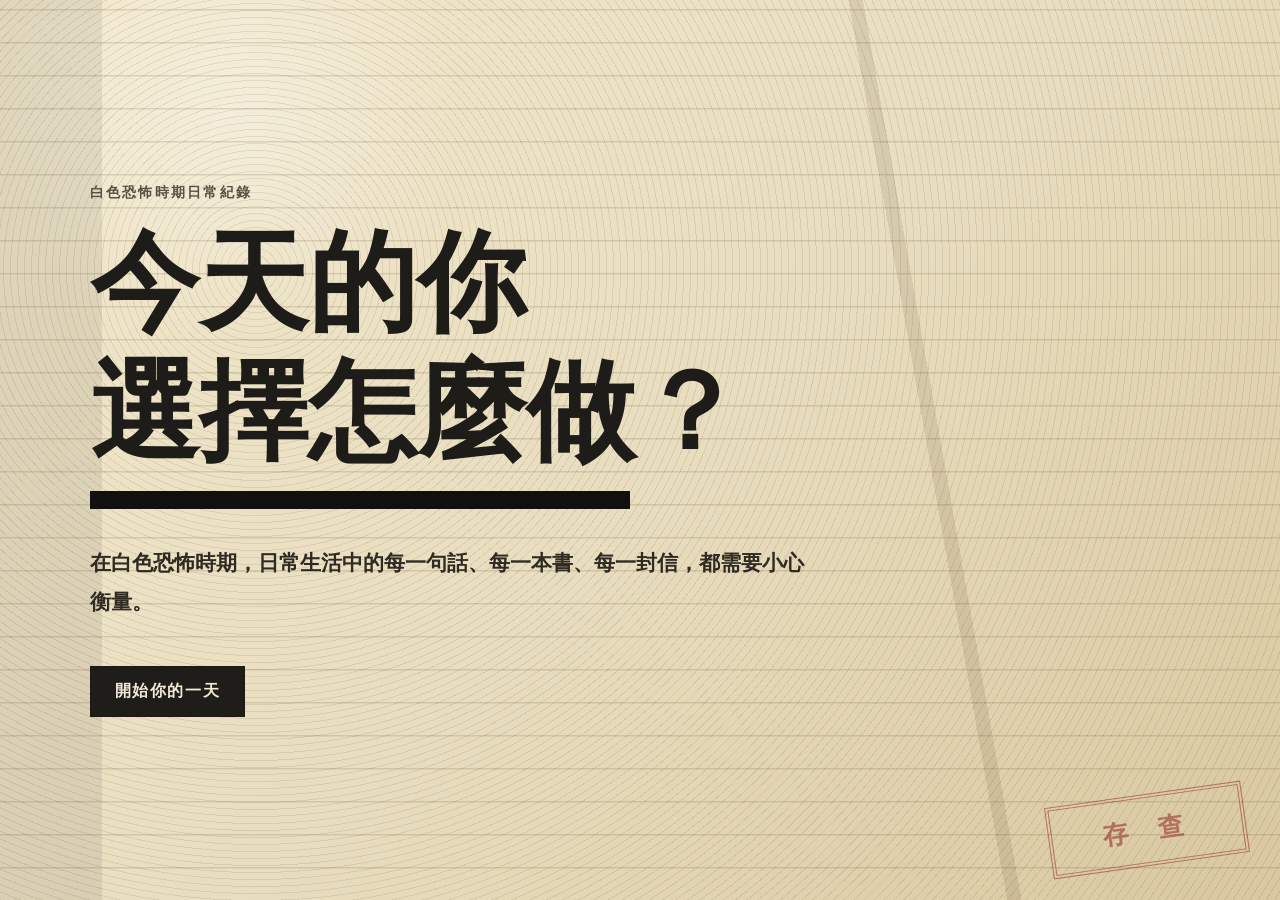
<file: life-quiz.html>
<!DOCTYPE html>
<html lang="zh-Hant">
<head>
  <base href="./">
  <meta charset="UTF-8">
  <meta name="viewport" content="width=device-width, initial-scale=1.0">
  <title>今天的你選擇怎麼做？</title>
  <style>
:root {
  /* 克制的紙張、油墨與審查紅色系。 */
  --paper: #e8ddbf;
  --paper-deep: #d4c59d;
  --ink: #1e1c18;
  --muted-ink: #595143;
  --red: #8d1e1e;
  --black: #11100e;
  --shadow: rgba(22, 18, 12, 0.35);
  --line: rgba(63, 50, 32, 0.28);
}

* {
  box-sizing: border-box;
}

body {
  min-height: 100vh;
  margin: 0;
  color: var(--ink);
  font-family: Georgia, "Times New Roman", "Noto Serif TC", "Songti TC", serif;
  background:
    linear-gradient(rgba(30, 24, 14, 0.42), rgba(30, 24, 14, 0.62)),
    repeating-linear-gradient(90deg, rgba(255, 255, 255, 0.025) 0 1px, transparent 1px 4px),
    radial-gradient(circle at top left, #5b5142 0, #2b2924 50%, #161512 100%);
}

button {
  font: inherit;
}

.archive-shell {
  display: grid;
  min-height: 100vh;
  padding: 36px 18px;
  place-items: center;
}

.screen {
  display: none;
  width: min(880px, 100%);
}

.screen-active {
  display: block;
}

.paper-panel {
  /* 用層疊背景做出泛黃紙張、淡淡格線與檔案污痕。 */
  position: relative;
  overflow: hidden;
  width: 100%;
  border: 1px solid rgba(70, 54, 29, 0.45);
  background:
    linear-gradient(90deg, rgba(17, 16, 14, 0.08) 0 8%, transparent 8% 100%),
    repeating-linear-gradient(0deg, transparent 0 31px, rgba(90, 70, 35, 0.16) 32px 33px),
    radial-gradient(circle at 18% 12%, rgba(255, 255, 255, 0.34), transparent 18%),
    linear-gradient(135deg, #f2e8cb, var(--paper) 52%, #d9c89f);
  box-shadow: 0 28px 60px var(--shadow);
}

.paper-panel::before,
.paper-panel::after {
  position: absolute;
  content: "";
  pointer-events: none;
}

.paper-panel::before {
  inset: 0;
  background:
    repeating-radial-gradient(circle at 20% 30%, rgba(55, 37, 12, 0.09) 0 1px, transparent 1px 7px),
    linear-gradient(80deg, transparent 0 70%, rgba(80, 54, 22, 0.11) 70% 71%, transparent 71% 100%);
  mix-blend-mode: multiply;
}

.paper-panel::after {
  /* 固定在卡片角落的紅色檔案章。 */
  right: 34px;
  bottom: 34px;
  width: 190px;
  height: 64px;
  border: 4px double rgba(141, 30, 30, 0.52);
  color: rgba(141, 30, 30, 0.52);
  content: "存 查";
  display: grid;
  place-items: center;
  font-family: "Courier New", "Noto Sans Mono CJK TC", monospace;
  font-size: 1.6rem;
  font-weight: 700;
  letter-spacing: 0.28em;
  transform: rotate(-8deg);
}

.intro-panel,
.file-card,
.result-card {
  min-height: 560px;
  padding: clamp(32px, 6vw, 72px);
}

.file-card {
  background: linear-gradient(135deg, #f2e8cb, var(--paper) 52%, #d9c89f);
}

.file-card::before {
  display: none;
}

.question-bg {
  display: none;
}

.file-card[data-question="1"] .question-bg,
.file-card[data-question="2"] .question-bg,
.file-card[data-question="3"] .question-bg,
.file-card[data-question="4"] .question-bg,
.file-card[data-question="5"] .question-bg {
  position: absolute;
  inset: 0;
  z-index: 0;
  display: block;
  pointer-events: none;
}

.book,
.listener,
.letter-bg,
.reading-bg,
.diary-bg {
  display: none;
}

.book,
.listener,
.letter-bg,
.reading-bg,
.diary-bg {
  position: absolute;
  background-position: center;
  background-repeat: no-repeat;
  background-size: contain;
  box-shadow: 0 10px 24px rgba(34, 25, 12, 0.22);
  filter: sepia(0.25) contrast(0.9);
  opacity: 0.58;
}

.file-card[data-question="1"] .book,
.file-card[data-question="3"] .letter-bg,
.file-card[data-question="4"] .reading-bg,
.file-card[data-question="5"] .diary-bg {
  display: block;
}

.book-aq {
  top: 34px;
  left: clamp(16px, 5vw, 46px);
  width: clamp(210px, 32vw, 310px);
  aspect-ratio: 507 / 720;
  background-image: url("阿Q正傳.jpg");
  transform: rotate(-11deg);
}

.book-romeo {
  right: clamp(52px, 7vw, 112px);
  bottom: 44px;
  width: clamp(215px, 31vw, 300px);
  aspect-ratio: 254 / 450;
  background-image: url("羅密歐與茱麗葉.jpg");
  transform: rotate(10deg);
}

.listener {
  filter: sepia(0.12) contrast(0.92);
  opacity: 0.5;
  box-shadow: none;
}

.listener-case {
  top: 104px;
  left: clamp(0px, 4vw, 34px);
  width: clamp(300px, 46vw, 460px);
  aspect-ratio: 1500 / 1099;
  background-image: url("復古行李箱唱片機_真去背_裁切.png");
  transform: rotate(-8deg);
}

.listener-wire {
  right: clamp(-22px, 3vw, 30px);
  bottom: 104px;
  width: clamp(280px, 42vw, 430px);
  aspect-ratio: 1500 / 1091;
  background-image: url("監聽器_真去背_裁切.png");
  transform: rotate(9deg);
}

.letter-bg {
  inset: 54px 34px 42px 34px;
  background-image: url("信件.png");
  background-size: cover;
  filter: sepia(0.18) contrast(0.9);
  opacity: 0.62;
  transform: rotate(-3deg);
}

.reading-bg {
  inset: 44px 24px 32px 24px;
  background-image: url("讀書會.png");
  background-size: cover;
  filter: sepia(0.18) contrast(0.88);
  opacity: 0.58;
  transform: rotate(2deg);
}

.diary-bg {
  inset: 42px 26px 30px 26px;
  background-image: url("書桌日記.png");
  background-size: cover;
  filter: sepia(0.18) contrast(0.88);
  opacity: 0.58;
  transform: rotate(-2deg);
}

.intro-panel {
  display: flex;
  flex-direction: column;
  justify-content: center;
}

.case-label,
.scene-time,
.feedback {
  font-family: "Courier New", "Noto Sans Mono CJK TC", monospace;
}
.q1-book-note {
  display: none;
  position: absolute;
  left: clamp(24px, 4vw, 58px);
  bottom: clamp(14px, 2.6vh, 28px);
  z-index: 2;
  max-width: min(560px, calc(100% - 48px));
  margin: 0;
  color: rgba(35, 30, 24, .78);
  font-family: "Courier New", "Noto Sans Mono CJK TC", monospace;
  font-size: clamp(.72rem, 1.15vw, .88rem);
  font-weight: 700;
  line-height: 1.55;
  letter-spacing: 0;
  text-align: left;
  pointer-events: none;
}

.file-card[data-question="1"] .q1-book-note {
  display: block;
}

@media (max-width: 640px) {
  .q1-book-note {
    position: relative;
    left: auto;
    bottom: auto;
    max-width: 100%;
    margin-top: 10px;
    font-size: .72rem;
  }
}

.case-label {
  margin: 0 0 18px;
  color: var(--muted-ink);
  font-size: 0.88rem;
  letter-spacing: 0.16em;
}

h1,
h2 {
  position: relative;
  margin: 0;
  line-height: 1.18;
  letter-spacing: 0;
}

h1 {
  max-width: 12em;
  font-size: clamp(3rem, 9vw, 6.8rem);
  font-weight: 700;
}

h1::after {
  display: block;
  width: min(540px, 86%);
  height: 18px;
  margin-top: 14px;
  background: var(--black);
  content: "";
}

.subtitle,
.scene-text,
.result-description {
  position: relative;
  max-width: 720px;
  color: #2f2a22;
  font-size: clamp(1.05rem, 2.4vw, 1.3rem);
  line-height: 1.9;
}

.subtitle {
  margin: 34px 0 44px;
}

.primary-btn {
  position: relative;
  z-index: 1;
  width: fit-content;
  min-width: 148px;
  border: 1px solid rgba(30, 24, 15, 0.74);
  background: #1f1d19;
  color: #f2ead7;
  cursor: pointer;
  font-family: "Courier New", "Noto Sans Mono CJK TC", monospace;
  font-size: 1rem;
  letter-spacing: 0.1em;
  padding: 14px 24px;
  transition: transform 160ms ease, background 160ms ease;
}

.primary-btn:hover,
.primary-btn:focus-visible {
  background: #3a3228;
  transform: translateY(-1px);
}

.file-topline {
  position: relative;
  z-index: 1;
  display: flex;
  align-items: flex-start;
  justify-content: space-between;
  gap: 18px;
}

.stamp {
  border: 3px solid rgba(141, 30, 30, 0.72);
  color: rgba(141, 30, 30, 0.74);
  font-family: "Courier New", "Noto Sans Mono CJK TC", monospace;
  font-weight: 700;
  padding: 8px 14px;
  transform: rotate(6deg);
}

.time-block {
  position: relative;
  z-index: 1;
  margin-top: 24px;
}

.scene-time {
  margin: 0 0 10px;
  color: var(--red);
  font-size: 0.95rem;
  font-weight: 700;
  letter-spacing: 0.12em;
}

.time-block h2,
.result-card h2 {
  font-size: clamp(2rem, 5vw, 3.7rem);
}

.scene-text {
  z-index: 1;
  margin: 28px 0 28px;
}

.options-list {
  position: relative;
  z-index: 1;
  display: grid;
  gap: 12px;
}

.option-btn {
  /* 選項維持像檔案夾中的打字紙條，不使用遊戲化按鈕樣式。 */
  display: grid;
  grid-template-columns: 1fr;
  gap: 14px;
  width: 100%;
  border: 1px solid rgba(66, 50, 28, 0.42);
  background: rgba(248, 240, 216, 0.56);
  color: var(--ink);
  cursor: pointer;
  padding: 16px 18px;
  text-align: left;
  transition: border-color 140ms ease, background 140ms ease, transform 140ms ease;
}

.option-btn:hover,
.option-btn:focus-visible {
  border-color: rgba(141, 30, 30, 0.72);
  background: rgba(255, 248, 226, 0.72);
  transform: translateX(3px);
}

.option-btn:disabled {
  cursor: default;
  opacity: 0.72;
  transform: none;
}

.option-text {
  line-height: 1.65;
}

.feedback {
  min-height: 28px;
  margin: 22px 0 0;
  color: var(--red);
  font-size: 0.95rem;
  font-weight: 700;
  letter-spacing: 0.12em;
  opacity: 0;
  transform: translateY(4px);
  transition: opacity 160ms ease, transform 160ms ease;
}

.feedback.visible {
  opacity: 1;
  transform: translateY(0);
}

.result-card {
  display: flex;
  flex-direction: column;
  justify-content: center;
}

.result-description {
  margin: 24px 0 34px;
}

.bars {
  position: relative;
  z-index: 1;
  display: grid;
  gap: 20px;
  margin-bottom: 38px;
}

.bar-row {
  display: grid;
  gap: 9px;
}

.bar-label {
  display: flex;
  justify-content: space-between;
  gap: 16px;
  font-family: "Courier New", "Noto Sans Mono CJK TC", monospace;
}

.bar-track {
  height: 18px;
  border: 1px solid rgba(35, 30, 24, 0.55);
  background:
    repeating-linear-gradient(90deg, rgba(24, 22, 19, 0.11) 0 1px, transparent 1px 12px),
    rgba(240, 231, 205, 0.84);
}

.bar-fill {
  width: 0;
  height: 100%;
  transition: width 700ms ease;
}

.freedom-fill {
  background: #4f4a3d;
}

.risk-fill {
  background: #8d1e1e;
}

.relationship-fill {
  background: #6b5534;
}

/* Codex: normalize and enlarge life quiz question screens */
.file-card {
  width: min(860px, calc(100vw - 96px));
  height: calc(100vh - 118px);
  min-height: 0;
  padding: clamp(42px, 5vw, 62px);
  display: flex;
  flex-direction: column;
  justify-content: center;
}

.file-topline {
  flex: 0 0 auto;
  margin-bottom: clamp(12px, 2vh, 20px);
}

.file-card .case-label {
  font-size: 1.12rem;
  line-height: 1.45;
}

.file-card[data-question="1"] .file-topline {
  transform: translateY(18px);
}

.time-block {
  flex: 0 0 auto;
  margin-top: 10px;
}

.scene-time {
  margin-bottom: 14px;
  font-size: 1.2rem;
}

.time-block h2 {
  font-size: clamp(2.8rem, 6.4vw, 4.8rem);
  line-height: 1.08;
}

.scene-text {
  flex: 0 0 auto;
  max-width: 810px;
  margin: 24px 0 24px;
  font-size: clamp(1.24rem, 2.7vw, 1.5rem);
  line-height: 1.78;
}

.options-list {
  flex: 0 0 auto;
  gap: 14px;
}

.option-btn {
  min-height: 62px;
  padding: 18px 22px;
}

.option-text {
  font-size: 1.18rem;
  line-height: 1.52;
}
@media (max-width: 640px) {
  /* 手機版保留檔案卡形式，並降低章與選項的佔位。 */
  .archive-shell {
    padding: 16px;
  }

  .intro-panel,
  .file-card,
  .result-card {
    min-height: calc(100vh - 32px);
    padding: 28px 22px;
  }

  .paper-panel::after {
    right: 18px;
    bottom: 22px;
    width: 128px;
    height: 46px;
    font-size: 1.05rem;
  }

  h1::after {
    height: 13px;
  }

  .file-topline {
    align-items: flex-start;
  }

  .stamp {
    padding: 6px 9px;
    font-size: 0.82rem;
  }

  .option-btn {
    grid-template-columns: 1fr;
    gap: 6px;
    padding: 14px;
  }
}



/* Responsive override: the iframe itself supplies the viewport, so avoid a fake dark frame. */
html {
  min-height: 100%;
  background: transparent;
}

body {
  min-height: 100vh;
  min-height: 100dvh;
  overflow-x: hidden;
  background: transparent;
}

.archive-shell {
  min-height: 100vh;
  min-height: 100dvh;
  padding: clamp(14px, 3vw, 34px);
  align-items: center;
  justify-items: center;
}

.screen {
  width: min(880px, 100%);
}

.intro-panel,
.file-card,
.result-card {
  min-height: min(680px, calc(100dvh - 68px));
  padding: clamp(28px, 5vw, 68px);
}

.file-card {
  width: min(860px, 100%);
  height: auto;
  min-height: min(680px, calc(100dvh - 68px));
  padding: clamp(30px, 4.8vw, 62px);
  justify-content: center;
}

.file-card[data-question="1"] .file-topline {
  transform: none;
}

.time-block h2 {
  font-size: clamp(2.1rem, 6.2vw, 4.45rem);
  line-height: 1.12;
  overflow-wrap: anywhere;
}

.scene-text {
  max-width: 100%;
  font-size: clamp(1.05rem, 2.2vw, 1.36rem);
  line-height: 1.72;
}

.option-btn {
  min-height: 0;
  padding: clamp(12px, 1.9vw, 18px) clamp(14px, 2.2vw, 22px);
}

.option-text {
  font-size: clamp(.98rem, 1.75vw, 1.15rem);
  line-height: 1.48;
}

@media (max-height: 760px) and (min-width: 641px) {
  .archive-shell {
    align-items: start;
  }

  .file-card,
  .result-card,
  .intro-panel {
    justify-content: flex-start;
    min-height: 0;
  }

  .time-block h2 {
    font-size: clamp(1.9rem, 5vw, 3.25rem);
  }

  .scene-text {
    margin: 18px 0;
  }

  .options-list {
    gap: 10px;
  }
}

@media (max-width: 640px) {
  .archive-shell {
    padding: 12px;
    align-items: start;
  }

  .intro-panel,
  .file-card,
  .result-card {
    min-height: auto;
    padding: 22px 18px;
  }

  .paper-panel::after {
    right: 14px;
    bottom: 16px;
    width: 104px;
    height: 38px;
    border-width: 3px;
    font-size: .9rem;
  }

  h1 {
    font-size: clamp(2.35rem, 14vw, 4rem);
  }

  h1::after {
    width: min(360px, 82%);
    height: 10px;
    margin-top: 10px;
  }

  .subtitle,
  .scene-text,
  .result-description {
    font-size: .98rem;
    line-height: 1.65;
  }

  .subtitle {
    margin: 22px 0 28px;
  }

  .file-topline {
    gap: 10px;
    margin-bottom: 12px;
  }

  .stamp {
    display: none;
  }

  .scene-time {
    font-size: .9rem;
    margin-bottom: 8px;
  }

  .time-block h2,
  .result-card h2 {
    font-size: clamp(1.65rem, 9.5vw, 2.55rem);
  }

  .scene-text {
    margin: 16px 0;
  }

  .options-list {
    gap: 9px;
  }

  .option-btn {
    padding: 11px 12px;
  }

  .option-text {
    font-size: .92rem;
    line-height: 1.5;
  }

  .feedback {
    min-height: 22px;
    margin-top: 14px;
    font-size: .84rem;
  }

  .bars {
    gap: 14px;
    margin-bottom: 26px;
  }
}



/* Option width tuning: each question uses its longest option, not the full card width. */
.options-list {
  width: var(--option-width, fit-content);
  max-width: 100%;
  justify-items: stretch;
}

.option-btn {
  width: 100%;
  max-width: 100%;
}

.option-text {
  font-size: var(--option-font-size, inherit);
  white-space: nowrap;
}

@media (max-width: 640px) {
  .options-list {
    width: min(var(--option-width, 100%), 100%);
  }
}

/* Question 2: keep the left-side recorder below the title area. */
.file-card[data-question="2"] .listener-case {
  top: clamp(260px, 38vh, 320px);
}

/* Question 2 student background images. */
.student-bg {
  display: none;
  position: absolute;
  z-index: 0;
  background-position: center;
  background-repeat: no-repeat;
  background-size: contain;
  filter: grayscale(1) sepia(0.16) contrast(0.9);
  opacity: 0.42;
  pointer-events: none;
}

.file-card[data-question="2"] .student-bg {
  display: block;
}

.student-talk-bg {
  top: clamp(70px, 8vh, 108px);
  right: clamp(24px, 5vw, 96px);
  width: clamp(340px, 35vw, 560px);
  aspect-ratio: 1536 / 1024;
  background-image: url("交談學生.png");
}

.student-seat-bg {
  right: clamp(500px, 36vw, 650px);
  bottom: clamp(0px, 2vh, 24px);
  width: clamp(320px, 32vw, 520px);
  aspect-ratio: 1254 / 1254;
  background-image: url("座位學生.png");
}

@media (max-width: 900px) {
  .student-talk-bg {
    top: 108px;
    right: -44px;
    width: min(450px, 58vw);
  }

  .student-seat-bg {
    display: none;
  }
}

@media (max-width: 520px) {
  .file-card[data-question="2"] .student-seat-bg {
    display: none;
  }
}

@media (min-width: 901px) and (max-width: 1180px) {
  .student-seat-bg {
    right: clamp(120px, 16vw, 190px);
    bottom: 18px;
    width: clamp(300px, 32vw, 390px);
  }
}
/* Pull paired background images inward on wide quiz screens without letting them collide. */
@media (min-width: 900px) {
  .book-aq {
    left: clamp(72px, 8vw, 132px);
  }

  .book-romeo {
  right: clamp(52px, 7vw, 112px);
  bottom: 44px;
  width: clamp(215px, 31vw, 300px);
  aspect-ratio: 254 / 450;
  background-image: url("羅密歐與茱麗葉.jpg");
  transform: rotate(10deg);
}

  .listener-case {
    left: clamp(110px, 14vw, 230px);
  }

  .listener-wire {
    right: clamp(120px, 16vw, 270px);
  }
}

/* Keep headings as-is; make the supporting quiz copy heavier for readability. */
.archive-shell :where(p, span, button, strong) {
  font-weight: 700;
}

/* Fullscreen embed mode: the quiz paper is the page, with no outside matte. */
html,
body {
  width: 100%;
  min-height: 100%;
  background: transparent;
}

body {
  overflow: hidden;
}

.archive-shell {
  min-height: 100vh;
  min-height: 100dvh;
  padding: 0;
  align-items: stretch;
  justify-items: stretch;
}

.screen {
  width: 100%;
  min-height: 100vh;
  min-height: 100dvh;
}

.paper-panel,
.intro-panel,
.file-card,
.result-card {
  width: 100%;
  min-height: 100vh;
  min-height: 100dvh;
  border: 0;
  box-shadow: none;
}

.intro-panel,
.file-card,
.result-card {
  padding: clamp(42px, 7vw, 92px);
}

.file-card {
  height: 100vh;
  height: 100dvh;
}

@media (max-width: 640px) {
  body {
    overflow-y: auto;
  }

  .intro-panel,
  .file-card,
  .result-card {
    min-height: 100vh;
    min-height: 100dvh;
    padding: 24px 18px;
  }
}

</style>
</head>
<body>
  <main class="archive-shell">
    <section id="start-screen" class="screen screen-active intro-screen" aria-labelledby="site-title">
      <div class="paper-panel intro-panel">
        <p class="case-label">白色恐怖時期日常紀錄</p>
        <h1 id="site-title">今天的你<br>選擇怎麼做？</h1>
        <p class="subtitle">在白色恐怖時期，日常生活中的每一句話、每一本書、每一封信，都需要小心衡量。</p>
        <button id="start-btn" class="primary-btn" type="button">開始你的一天</button>
      </div>
    </section>

    <section id="quiz-screen" class="screen" aria-live="polite">
      <article id="question-card" class="paper-panel file-card">
        <div class="question-bg" aria-hidden="true">
          <span class="book book-aq"></span>
          <span class="book book-romeo"></span>
          <span class="student-bg student-talk-bg"></span>
          <span class="student-bg student-seat-bg"></span>
          <span class="letter-bg"></span>
          <span class="reading-bg"></span>
          <span class="diary-bg"></span>
        </div>

        <div class="file-topline">
          <span id="question-count" class="case-label"></span>
          <span class="stamp" aria-hidden="true">審閱中</span>
        </div>

        <div class="time-block">
          <p id="scene-time" class="scene-time"></p>
          <h2 id="scene-title"></h2>
        </div>

        <p id="scene-text" class="scene-text"></p>
        <div id="options" class="options-list"></div>
        <p id="feedback" class="feedback" role="status"></p>
        <p class="q1-book-note">《阿Q正傳》與《羅密歐與茱麗葉》在白恐時期皆曾被列為禁書。</p>
      </article>
    </section>

    <section id="result-screen" class="screen" aria-labelledby="result-title">
      <article class="paper-panel result-card">
        <p class="case-label">一日紀錄結案</p>
        <h2 id="result-title"></h2>
        <p id="result-description" class="result-description"></p>

        <div class="bars" aria-label="三項指標分數">
          <div class="bar-row">
            <div class="bar-label">
              <span>表達自由</span>
              <strong id="freedom-value">0</strong>
            </div>
            <div class="bar-track">
              <div id="freedom-bar" class="bar-fill freedom-fill"></div>
            </div>
          </div>

          <div class="bar-row">
            <div class="bar-label">
              <span>安全風險</span>
              <strong id="risk-value">0</strong>
            </div>
            <div class="bar-track">
              <div id="risk-bar" class="bar-fill risk-fill"></div>
            </div>
          </div>

          <div class="bar-row">
            <div class="bar-label">
              <span>關係代價</span>
              <strong id="relationship-value">0</strong>
            </div>
            <div class="bar-track">
              <div id="relationship-bar" class="bar-fill relationship-fill"></div>
            </div>
          </div>
        </div>

        <button id="restart-btn" class="primary-btn" type="button">重新測驗</button>
      </article>
    </section>
  </main>

  <script>
// 所有題目、選項與分數集中在這裡，方便日後改題或調整權重。
const questions = [
  {
    time: "早上",
    title: "家中桌上的書",
    text: "你準備出門上學／上班，桌上放著一本朋友借你的書。母親提醒你：「最近外面風聲很緊，不要帶奇怪的書出門。」",
    options: [
      {
        text: "把書帶出門，照常閱讀。",
        scores: { freedomScore: 20, riskScore: 20, relationshipCost: 2 },
        feedback: "可能遭關注"
      },
      {
        text: "把書留在家裡，但晚上再讀。",
        scores: { freedomScore: 13, riskScore: 8, relationshipCost: 3 },
        feedback: "已記錄"
      },
      {
        text: "把書還給朋友，避免麻煩。",
        scores: { freedomScore: 3, riskScore: 2, relationshipCost: 13 },
        feedback: "已記錄"
      },
      {
        text: "先問朋友這本書是否安全。",
        scores: { freedomScore: 9, riskScore: 7, relationshipCost: 1 },
        feedback: "注意"
      }
    ]
  },
  {
    time: "中午",
    title: "學校同儕的抱怨",
    text: "同學私下抱怨政府政策，問你怎麼看。旁邊還有幾個不熟的人。",
    options: [
      {
        text: "說出自己的真實想法。",
        scores: { freedomScore: 22, riskScore: 22, relationshipCost: 0 },
        feedback: "可能遭關注"
      },
      {
        text: "小聲提醒對方不要亂說。",
        scores: { freedomScore: 7, riskScore: 8, relationshipCost: 0 },
        feedback: "注意"
      },
      {
        text: "假裝沒聽到，轉移話題。",
        scores: { freedomScore: 2, riskScore: 2, relationshipCost: 8 },
        feedback: "已記錄"
      },
      {
        text: "附和幾句，但不說太多。",
        scores: { freedomScore: 11, riskScore: 12, relationshipCost: 2 },
        feedback: "注意"
      }
    ]
  },
  {
    time: "下午",
    title: "郵局裡的信",
    text: "你收到海外親友的來信，對方問你最近台灣的情況。",
    options: [
      {
        text: "詳細寫下你的觀察與不滿。",
        scores: { freedomScore: 23, riskScore: 24, relationshipCost: 0 },
        feedback: "可能遭關注"
      },
      {
        text: "只寫家中近況，不談社會與政治。",
        scores: { freedomScore: 4, riskScore: 3, relationshipCost: 4 },
        feedback: "已記錄"
      },
      {
        text: "寫得很隱晦，讓對方自己理解。",
        scores: { freedomScore: 14, riskScore: 12, relationshipCost: 1 },
        feedback: "注意"
      },
      {
        text: "暫時不回信。",
        scores: { freedomScore: 1, riskScore: 1, relationshipCost: 14 },
        feedback: "已記錄"
      }
    ]
  },
  {
    time: "傍晚",
    title: "秘密讀書會",
    text: "朋友邀你參加一場小型讀書會，說只是討論文學和社會問題。",
    options: [
      {
        text: "參加，並帶一本想分享的書。",
        scores: { freedomScore: 22, riskScore: 23, relationshipCost: 0 },
        feedback: "可能遭關注"
      },
      {
        text: "詢問還有哪些人會去。",
        scores: { freedomScore: 10, riskScore: 9, relationshipCost: 1 },
        feedback: "注意"
      },
      {
        text: "拒絕，並提醒朋友小心。",
        scores: { freedomScore: 5, riskScore: 6, relationshipCost: 2 },
        feedback: "注意"
      },
      {
        text: "不回應邀約，之後慢慢疏遠。",
        scores: { freedomScore: 0, riskScore: 1, relationshipCost: 22 },
        feedback: "已記錄"
      }
    ]
  },
  {
    time: "晚上",
    title: "抽屜裡的日記",
    text: "你回到家，想在日記裡寫下今天的心情。你會怎麼寫？",
    options: [
      {
        text: "完整寫下今天的不安與憤怒。",
        scores: { freedomScore: 22, riskScore: 17, relationshipCost: 0 },
        feedback: "可能遭關注"
      },
      {
        text: "只寫生活瑣事。",
        scores: { freedomScore: 3, riskScore: 2, relationshipCost: 3 },
        feedback: "已記錄"
      },
      {
        text: "用暗語記錄真正想法。",
        scores: { freedomScore: 13, riskScore: 8, relationshipCost: 1 },
        feedback: "注意"
      },
      {
        text: "不寫，直接把日記收起來。",
        scores: { freedomScore: 0, riskScore: 0, relationshipCost: 6 },
        feedback: "已記錄"
      }
    ]
  }
];

// 結果文字集中管理，判斷門檻則放在 determineResult。
const results = {
  silent: {
    title: "沉默求生",
    description: "你讓自己維持在相對安全的位置，但代價是越來越少說、少問、少參與。你不是沒有想法，而是學會把想法藏起來。"
  },
  cautious: {
    title: "謹慎觀望",
    description: "你仍試著保留判斷，但每一句話都必須先計算後果。生活看似正常，實際上已充滿自我審查。"
  },
  severed: {
    title: "關係切割",
    description: "你選擇與可能帶來風險的人保持距離。這讓你比較安全，卻也讓朋友、鄰居與家人之間的信任逐漸瓦解。"
  },
  exposed: {
    title: "風險承擔",
    description: "你盡可能保留表達與行動，但也因此暴露在更高的監控與牽連風險之中。"
  }
};

// 三項指標在測驗過程中保持隱藏，只在結果頁呈現。
let currentQuestionIndex = 0;
let freedomScore = 0;
let riskScore = 0;
let relationshipCost = 0;

// 預先取得畫面節點，避免每次換題重複查找。
const startScreen = document.querySelector("#start-screen");
const quizScreen = document.querySelector("#quiz-screen");
const resultScreen = document.querySelector("#result-screen");
const startBtn = document.querySelector("#start-btn");
const restartBtn = document.querySelector("#restart-btn");
const questionCount = document.querySelector("#question-count");
const sceneTime = document.querySelector("#scene-time");
const sceneTitle = document.querySelector("#scene-title");
const sceneText = document.querySelector("#scene-text");
const questionCard = document.querySelector("#question-card");
const optionsContainer = document.querySelector("#options");
const feedback = document.querySelector("#feedback");

startBtn.addEventListener("click", startQuiz);
restartBtn.addEventListener("click", startQuiz);
window.addEventListener("resize", () => {
  if (quizScreen.classList.contains("screen-active")) {
    syncOptionWidths();
  }
});

function startQuiz() {
  currentQuestionIndex = 0;
  freedomScore = 0;
  riskScore = 0;
  relationshipCost = 0;
  showScreen(quizScreen);
  renderQuestion();
}

function showScreen(activeScreen) {
  [startScreen, quizScreen, resultScreen].forEach((screen) => {
    screen.classList.toggle("screen-active", screen === activeScreen);
  });
}

function renderQuestion() {
  // 依目前題號渲染單張舊檔案卡。
  const question = questions[currentQuestionIndex];
  questionCard.dataset.question = String(currentQuestionIndex + 1);
  questionCount.textContent = `檔案 ${currentQuestionIndex + 1} / ${questions.length}`;
  sceneTime.textContent = question.time;
  sceneTitle.textContent = question.title;
  sceneText.textContent = question.text;
  feedback.textContent = "";
  feedback.classList.remove("visible");
  optionsContainer.innerHTML = "";

  question.options.forEach((option) => {
    const button = document.createElement("button");
    button.className = "option-btn";
    button.type = "button";
    button.innerHTML = `<span class="option-text">${option.text}</span>`;
    button.addEventListener("click", () => chooseOption(option));
    optionsContainer.appendChild(button);
  });

  syncOptionWidths();
}

function syncOptionWidths() {
  const buttons = Array.from(optionsContainer.querySelectorAll(".option-btn"));
  if (!buttons.length || !questionCard) return;

  optionsContainer.style.removeProperty("--option-width");
  optionsContainer.style.removeProperty("--option-font-size");
  buttons.forEach((button) => {
    button.style.width = "max-content";
  });

  const cardStyles = window.getComputedStyle(questionCard);
  const horizontalPadding = parseFloat(cardStyles.paddingLeft) + parseFloat(cardStyles.paddingRight);
  const availableWidth = Math.max(220, questionCard.clientWidth - horizontalPadding);
  const maxWidth = Math.min(availableWidth, window.innerWidth <= 640 ? availableWidth : 640);
  const minWidth = Math.min(maxWidth, window.innerWidth <= 640 ? 220 : 280);
  const textNodes = buttons
    .map((button) => button.querySelector(".option-text"))
    .filter(Boolean);
  const naturalWidth = Math.max(...buttons.map((button) => button.scrollWidth));
  const finalWidth = Math.ceil(Math.max(minWidth, Math.min(maxWidth, naturalWidth)));
  const firstButton = buttons[0];
  const firstText = textNodes[0];

  if (firstButton && firstText) {
    const buttonInset = Math.max(0, firstButton.scrollWidth - firstText.scrollWidth);
    const longestText = Math.max(...textNodes.map((text) => text.scrollWidth));
    const textMaxWidth = Math.max(120, finalWidth - buttonInset);
    const currentFontSize = parseFloat(window.getComputedStyle(firstText).fontSize);
    const fitRatio = longestText > 0 ? Math.min(1, textMaxWidth / longestText) : 1;
    const minFontSize = window.innerWidth <= 640 ? 12 : 14;
    const nextFontSize = Math.max(minFontSize, Math.floor(currentFontSize * fitRatio));
    optionsContainer.style.setProperty("--option-font-size", `${nextFontSize}px`);
  }

  optionsContainer.style.setProperty("--option-width", `${finalWidth}px`);
  buttons.forEach((button) => {
    button.style.width = "100%";
  });
}

function chooseOption(option) {
  // 點選後先累積分數，再短暫顯示頁面內提示。
  freedomScore += option.scores.freedomScore;
  riskScore += option.scores.riskScore;
  relationshipCost += option.scores.relationshipCost;

  optionsContainer.querySelectorAll("button").forEach((button) => {
    button.disabled = true;
  });

  feedback.textContent = option.feedback;
  feedback.classList.add("visible");

  window.setTimeout(() => {
    currentQuestionIndex += 1;

    if (currentQuestionIndex >= questions.length) {
      showResult();
      return;
    }

    renderQuestion();
  }, 850);
}

function showResult() {
  // 結束後才公開三項指標，維持測驗過程中的不確定感。
  const scores = normalizeScores({
    freedomScore,
    riskScore,
    relationshipCost
  });
  const result = determineResult(scores);

  document.querySelector("#result-title").textContent = result.title;
  document.querySelector("#result-description").textContent = result.description;
  updateBar("freedom", scores.freedomScore);
  updateBar("risk", scores.riskScore);
  updateBar("relationship", scores.relationshipCost);
  showScreen(resultScreen);
}

// 將累積分數限制在 0 到 100，讓結果頁的條狀圖保持一致。
function normalizeScores(scores) {
  return {
    freedomScore: clamp(scores.freedomScore),
    riskScore: clamp(scores.riskScore),
    relationshipCost: clamp(scores.relationshipCost)
  };
}

function clamp(value) {
  return Math.max(0, Math.min(100, value));
}

// 結果判斷集中在這裡，日後可依教學需求調整門檻。
function determineResult(scores) {
  if (scores.relationshipCost >= 45) {
    return results.severed;
  }

  if (scores.freedomScore >= 70 && scores.riskScore >= 65) {
    return results.exposed;
  }

  if (scores.freedomScore <= 25 && scores.riskScore <= 20) {
    return results.silent;
  }

  return results.cautious;
}

function updateBar(type, value) {
  const valueNode = document.querySelector(`#${type}-value`);
  const barNode = document.querySelector(`#${type}-bar`);
  valueNode.textContent = value;
  barNode.style.width = `${value}%`;
}

</script>
</body>
</html>
</file>
